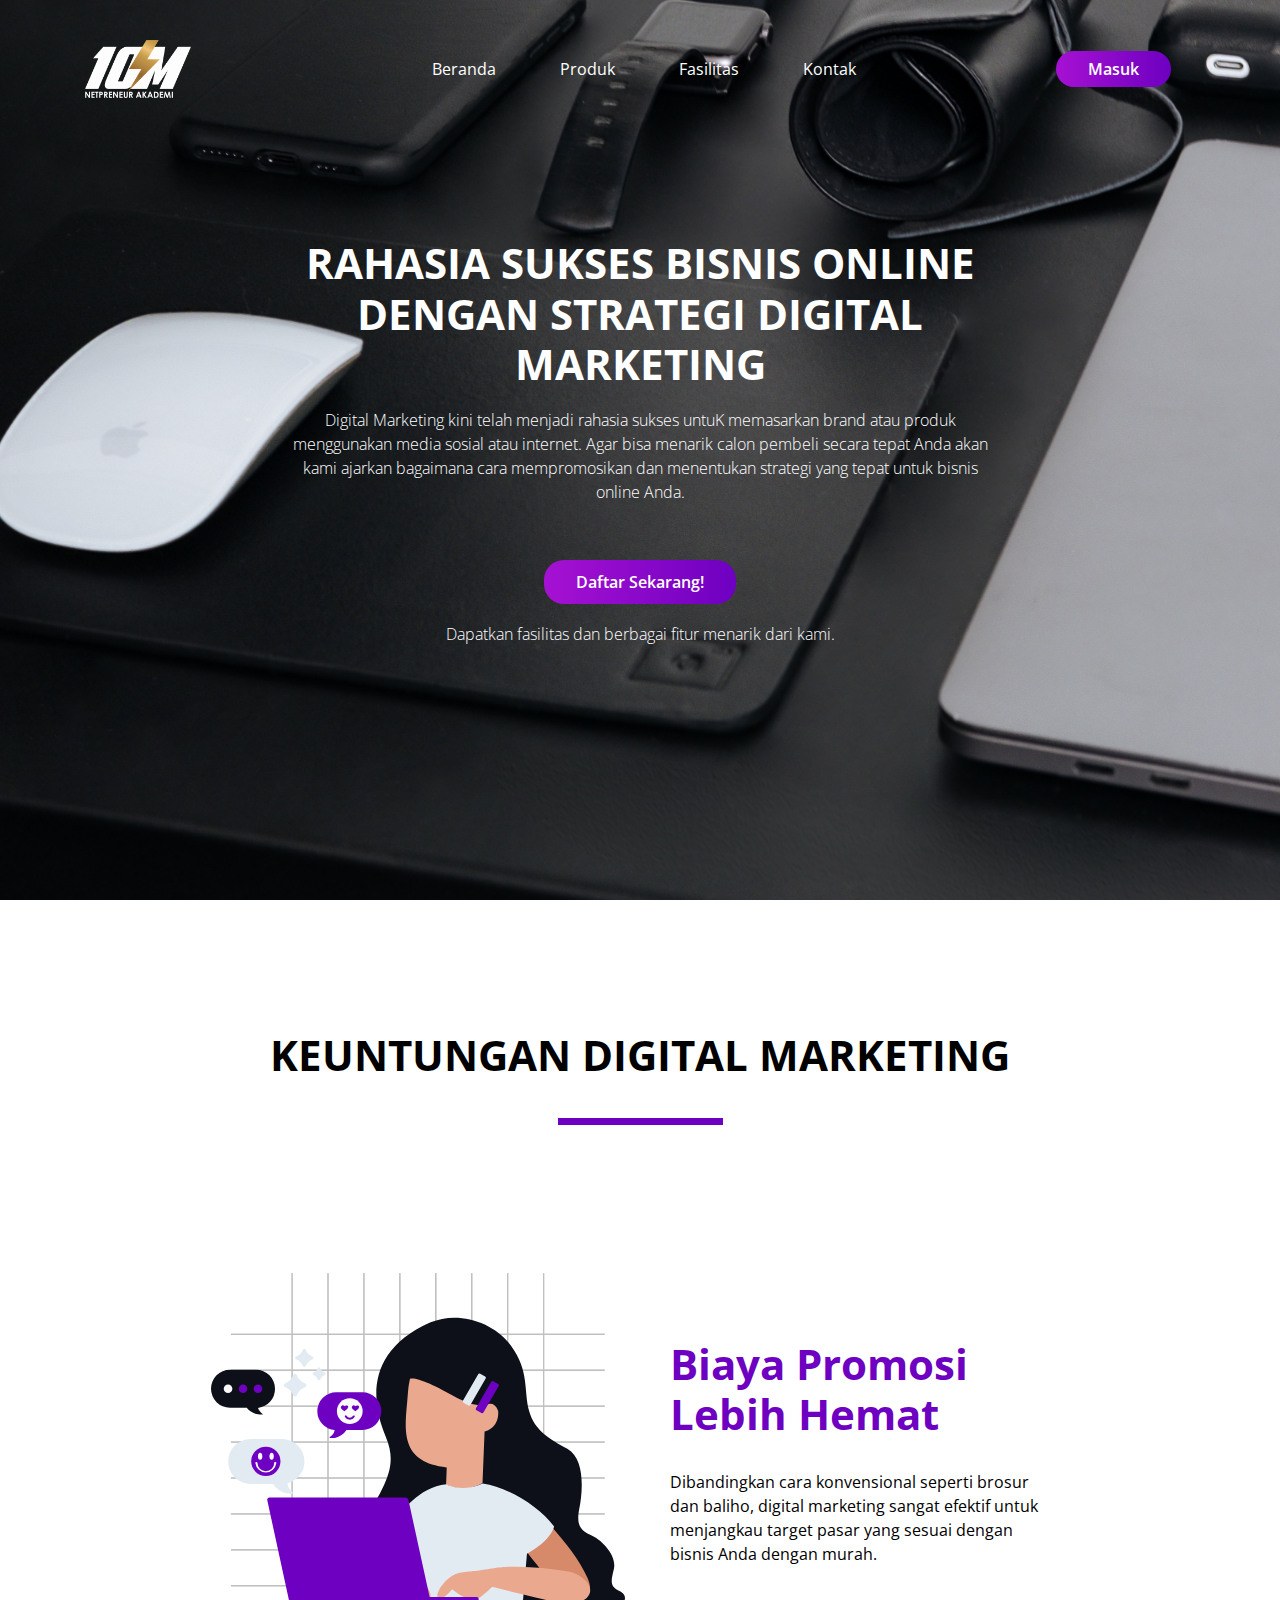
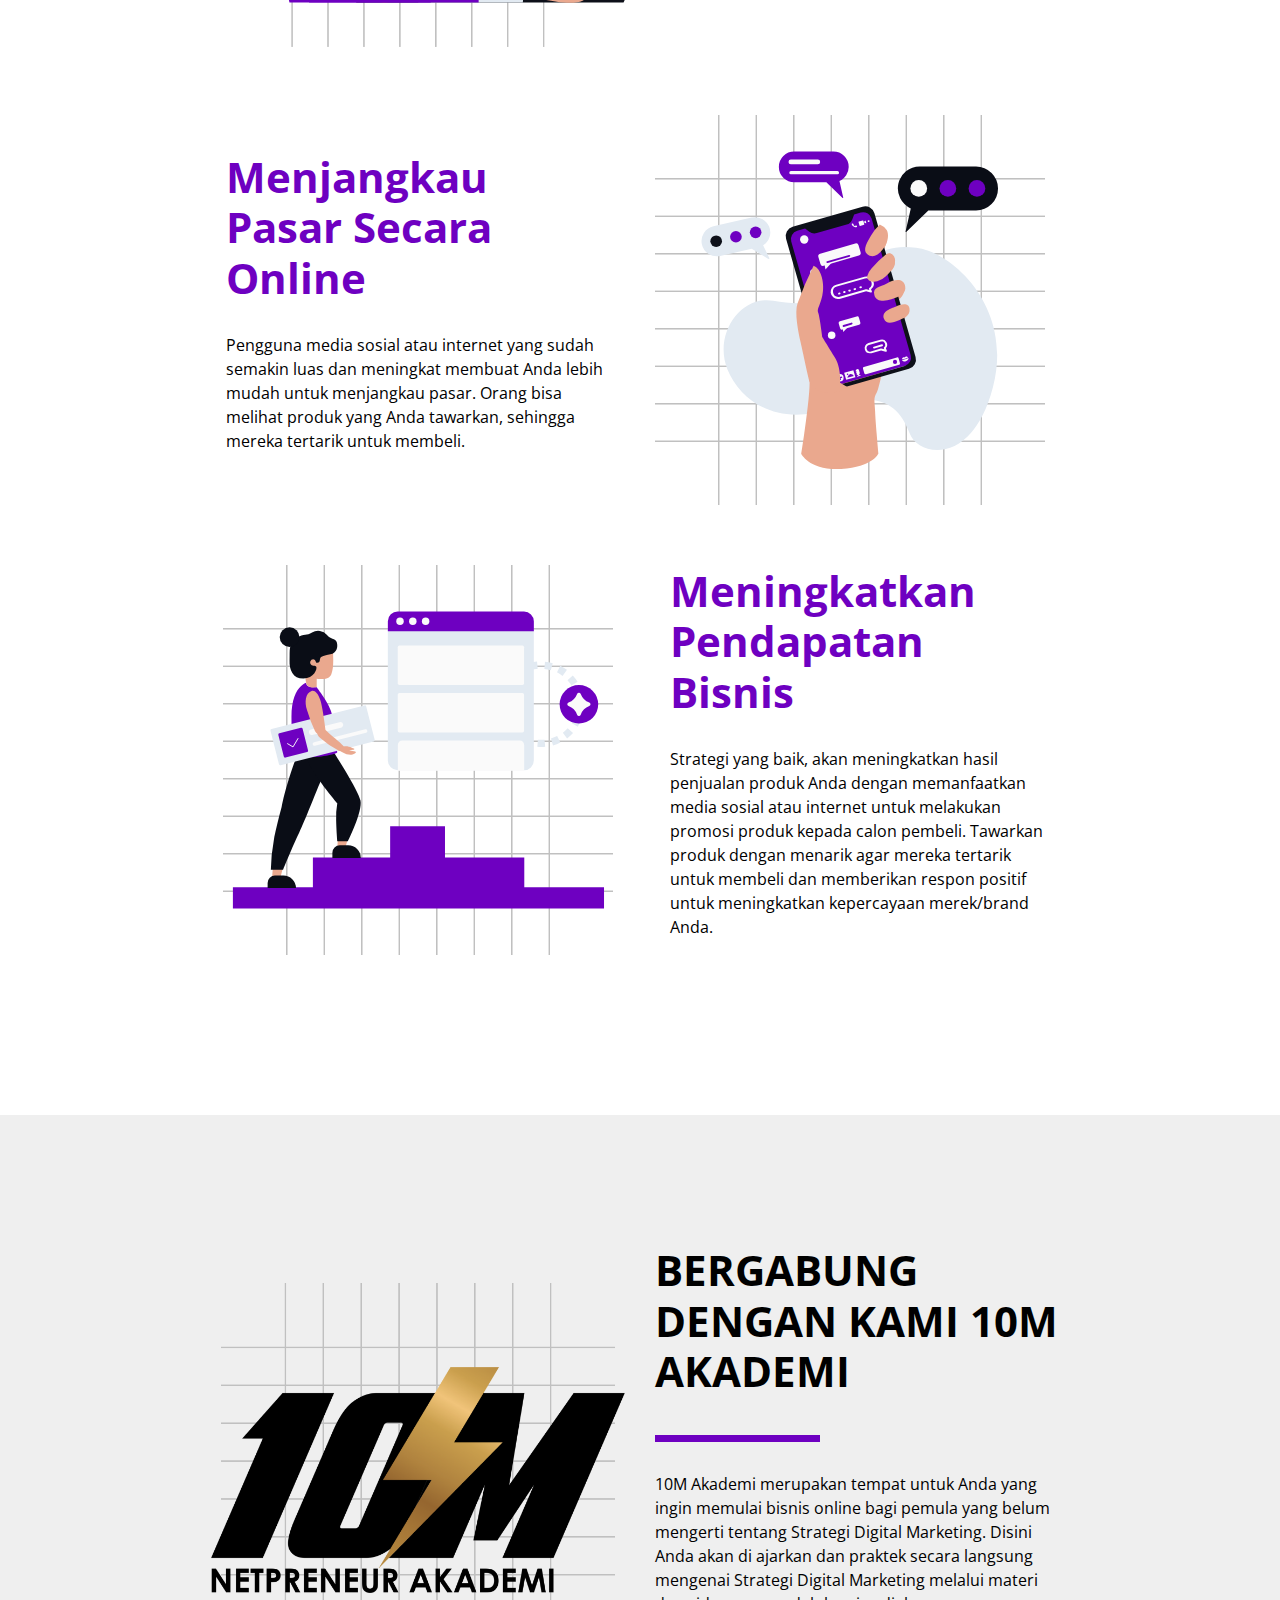
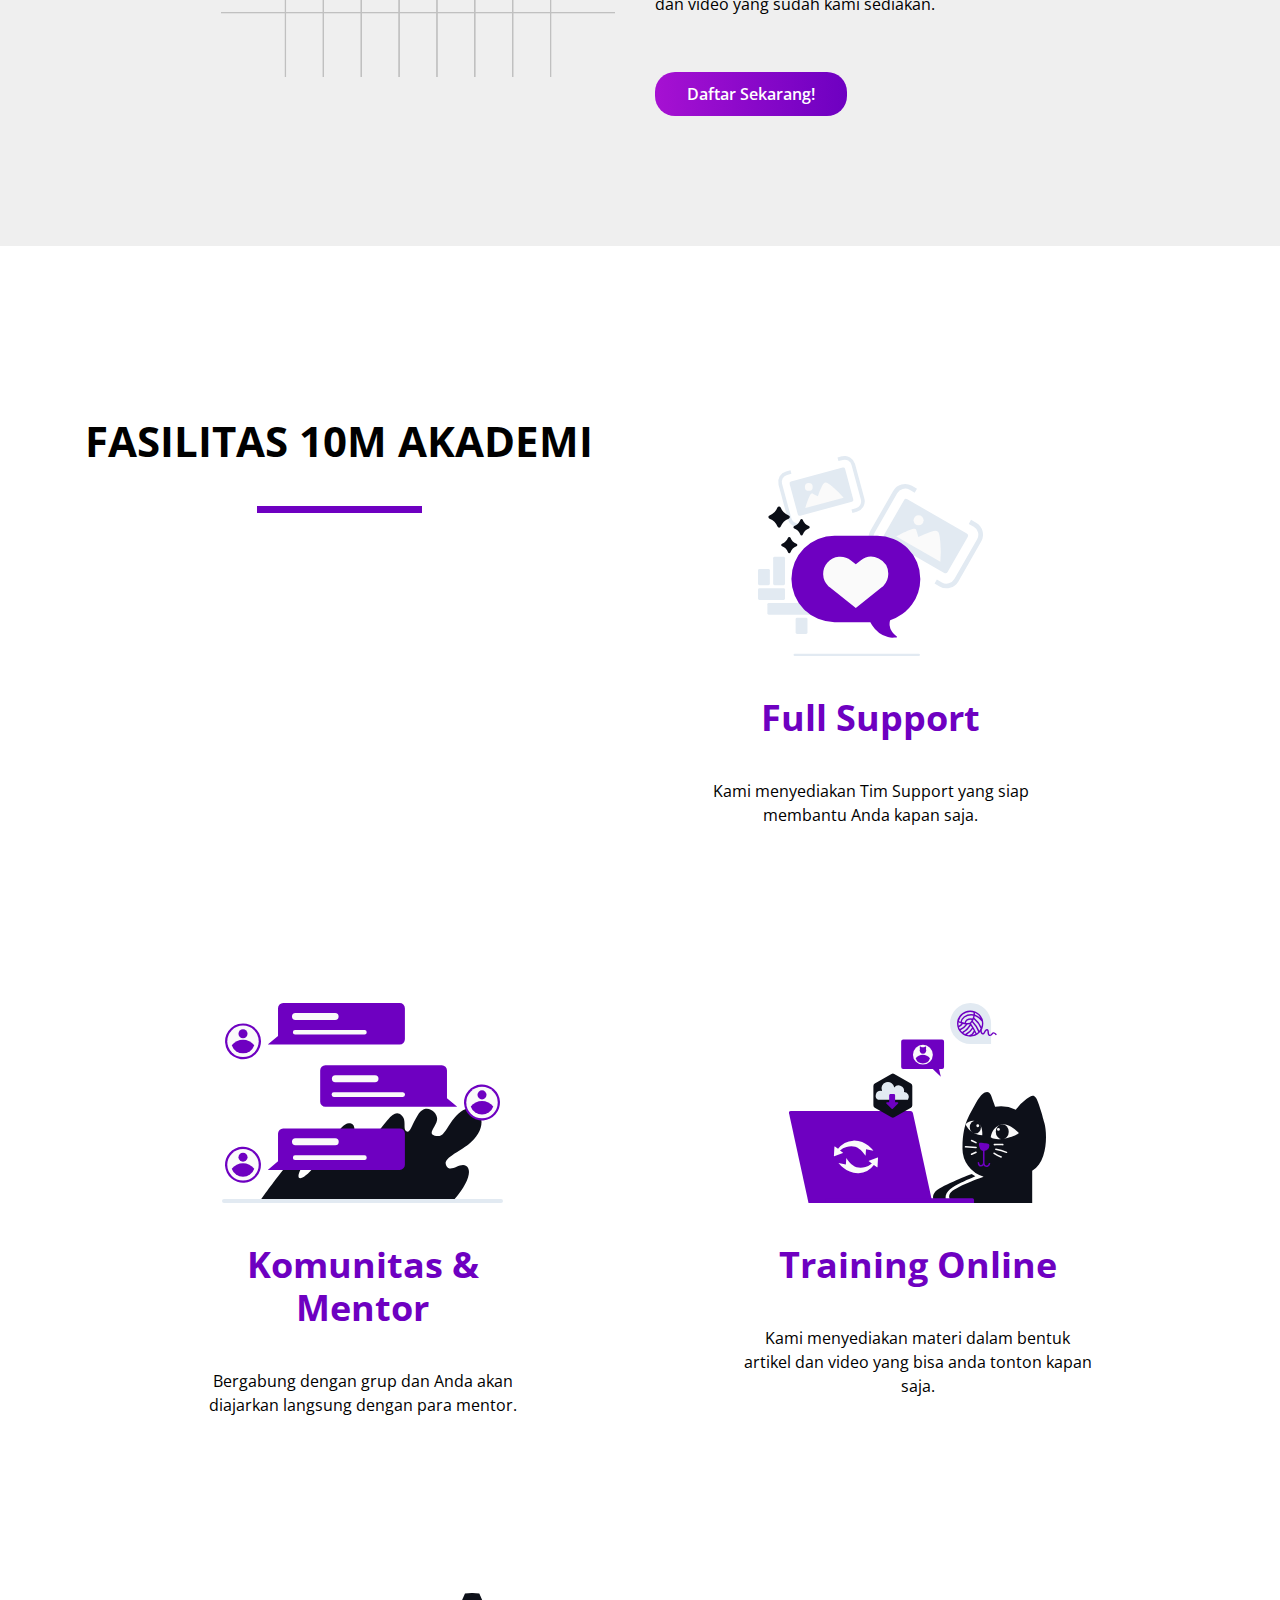
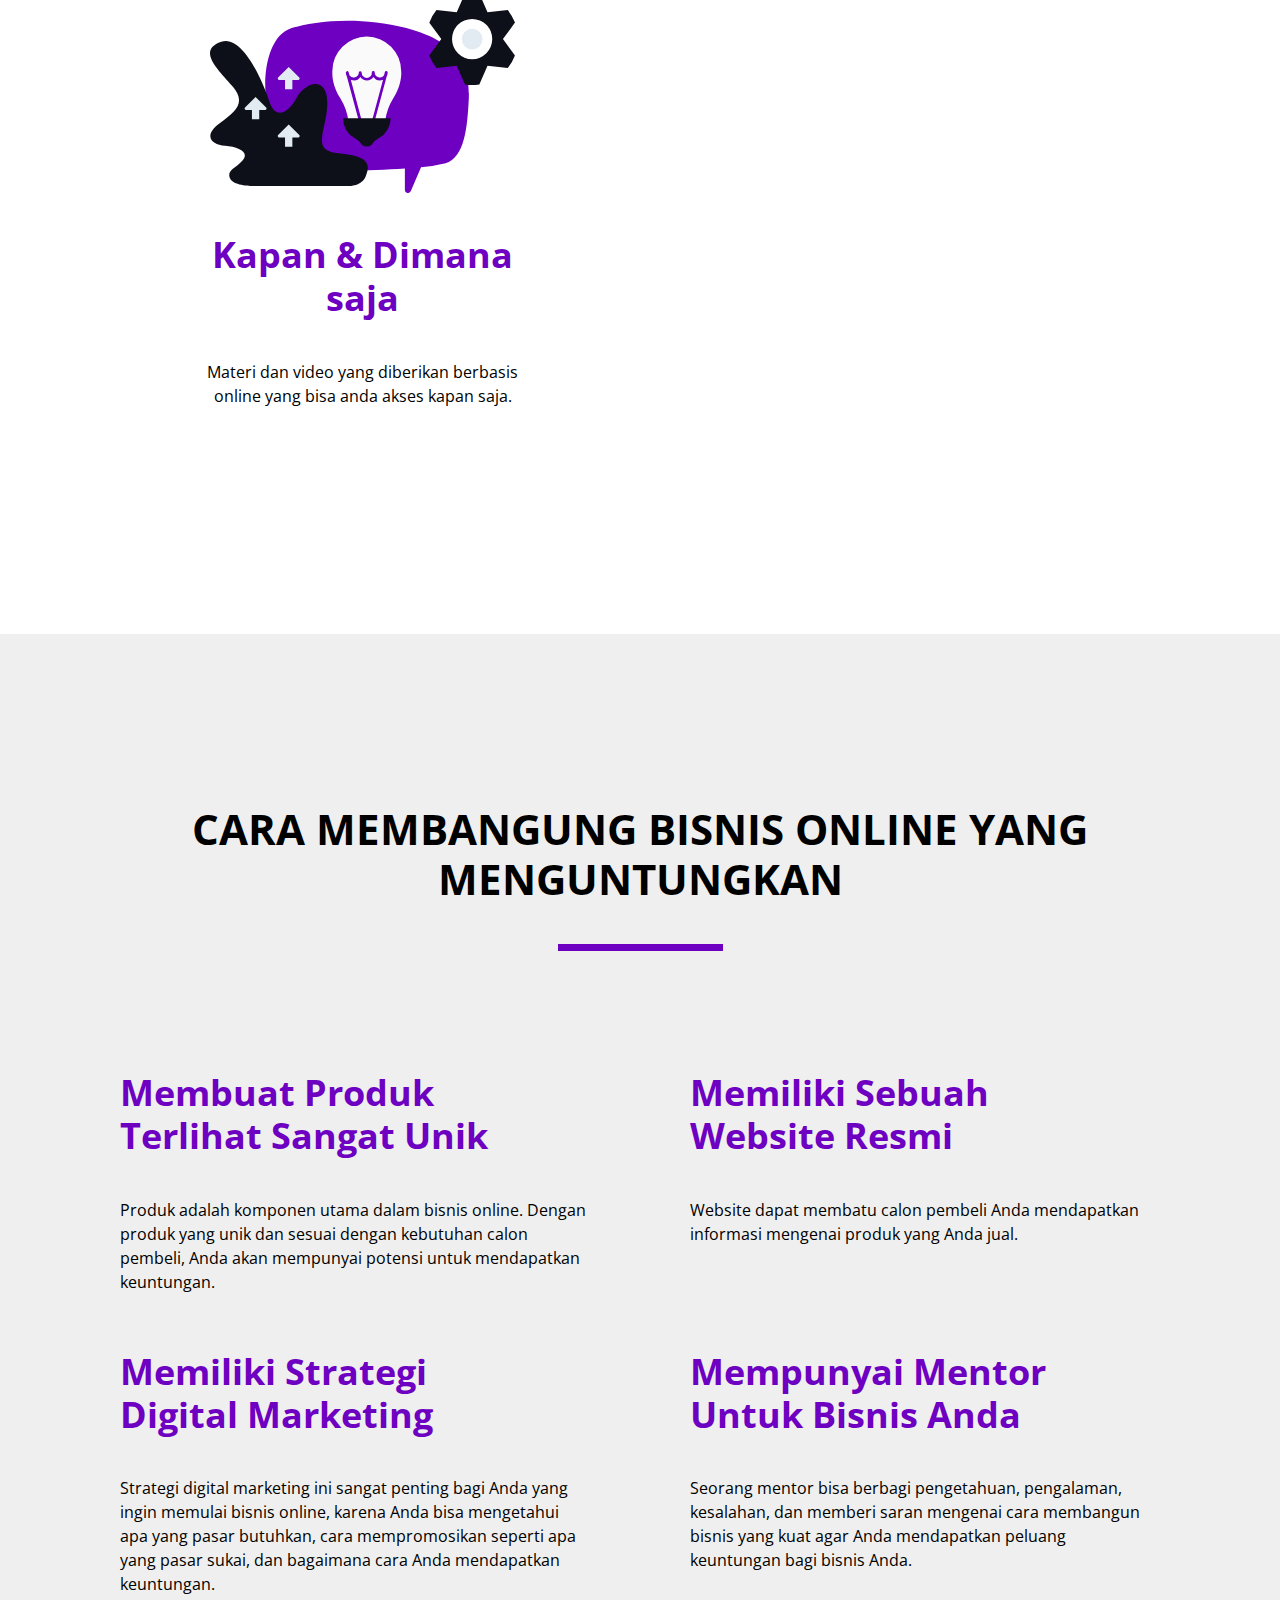
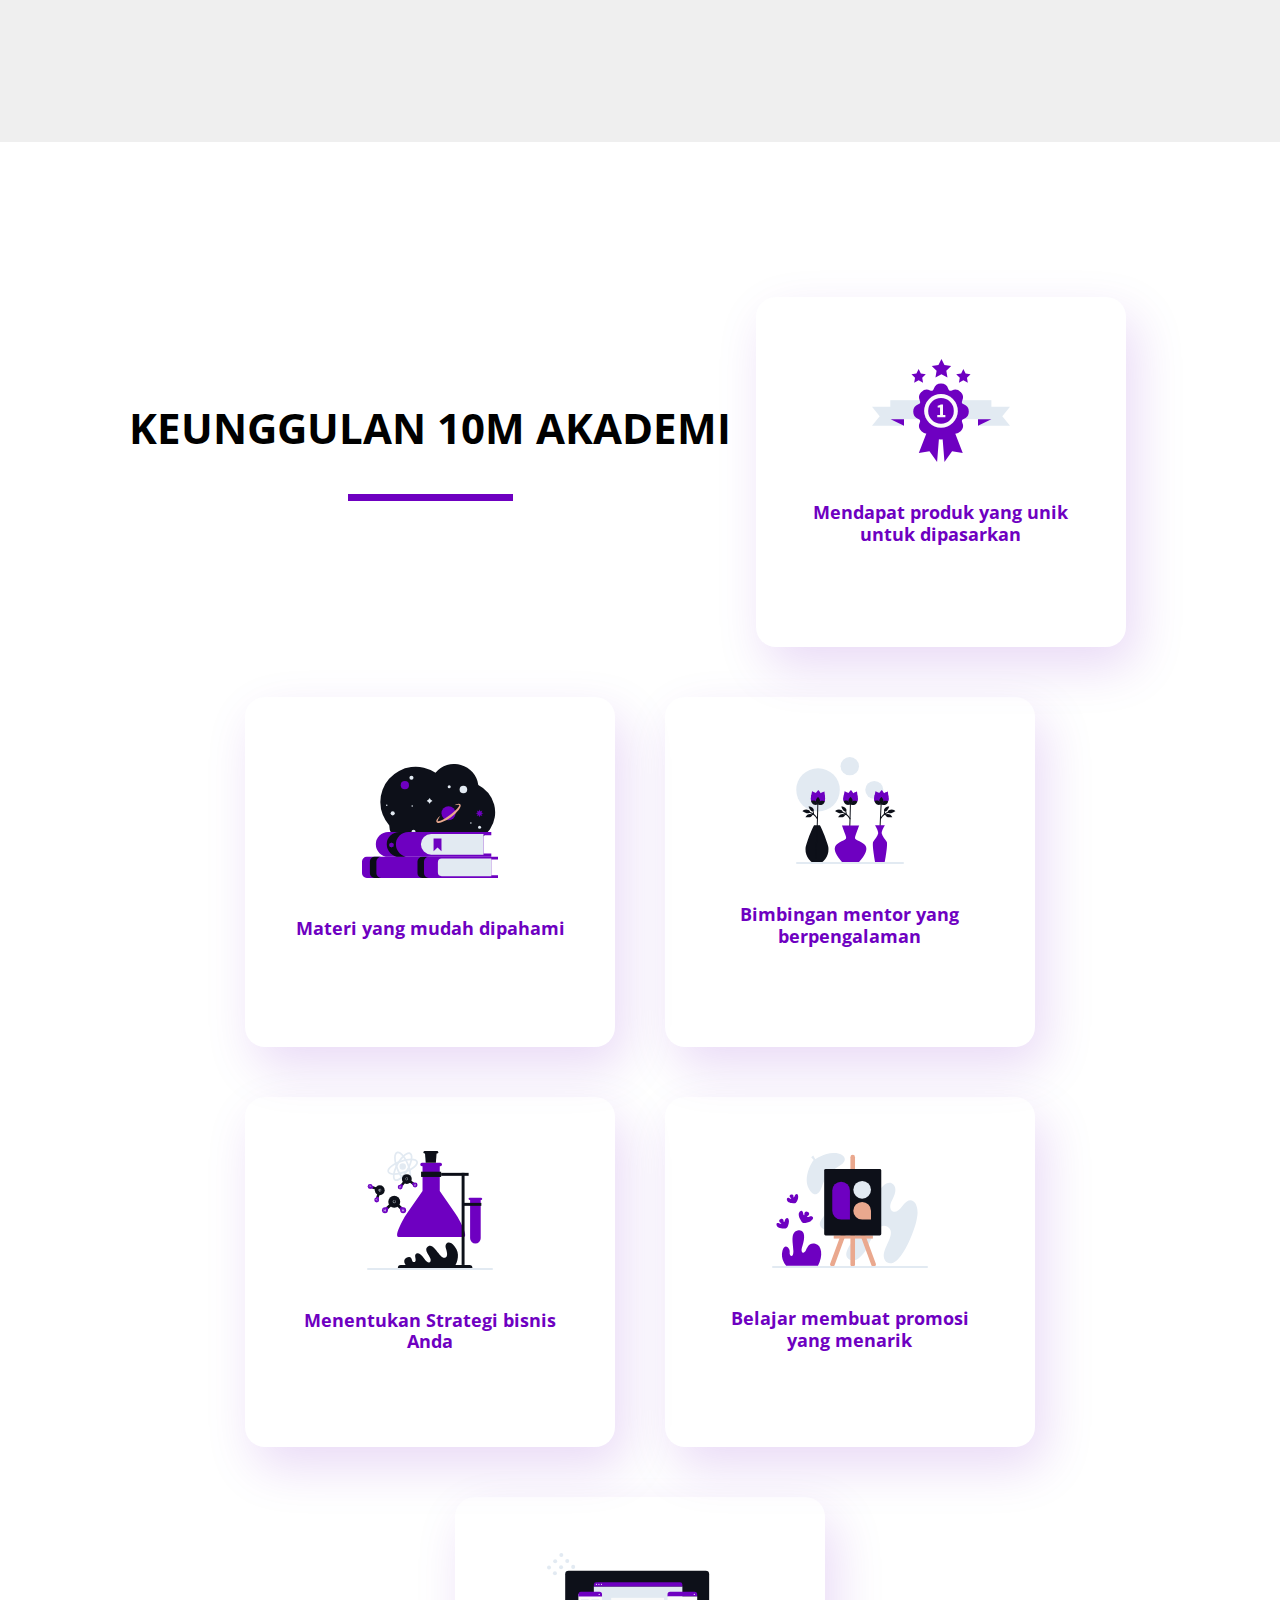
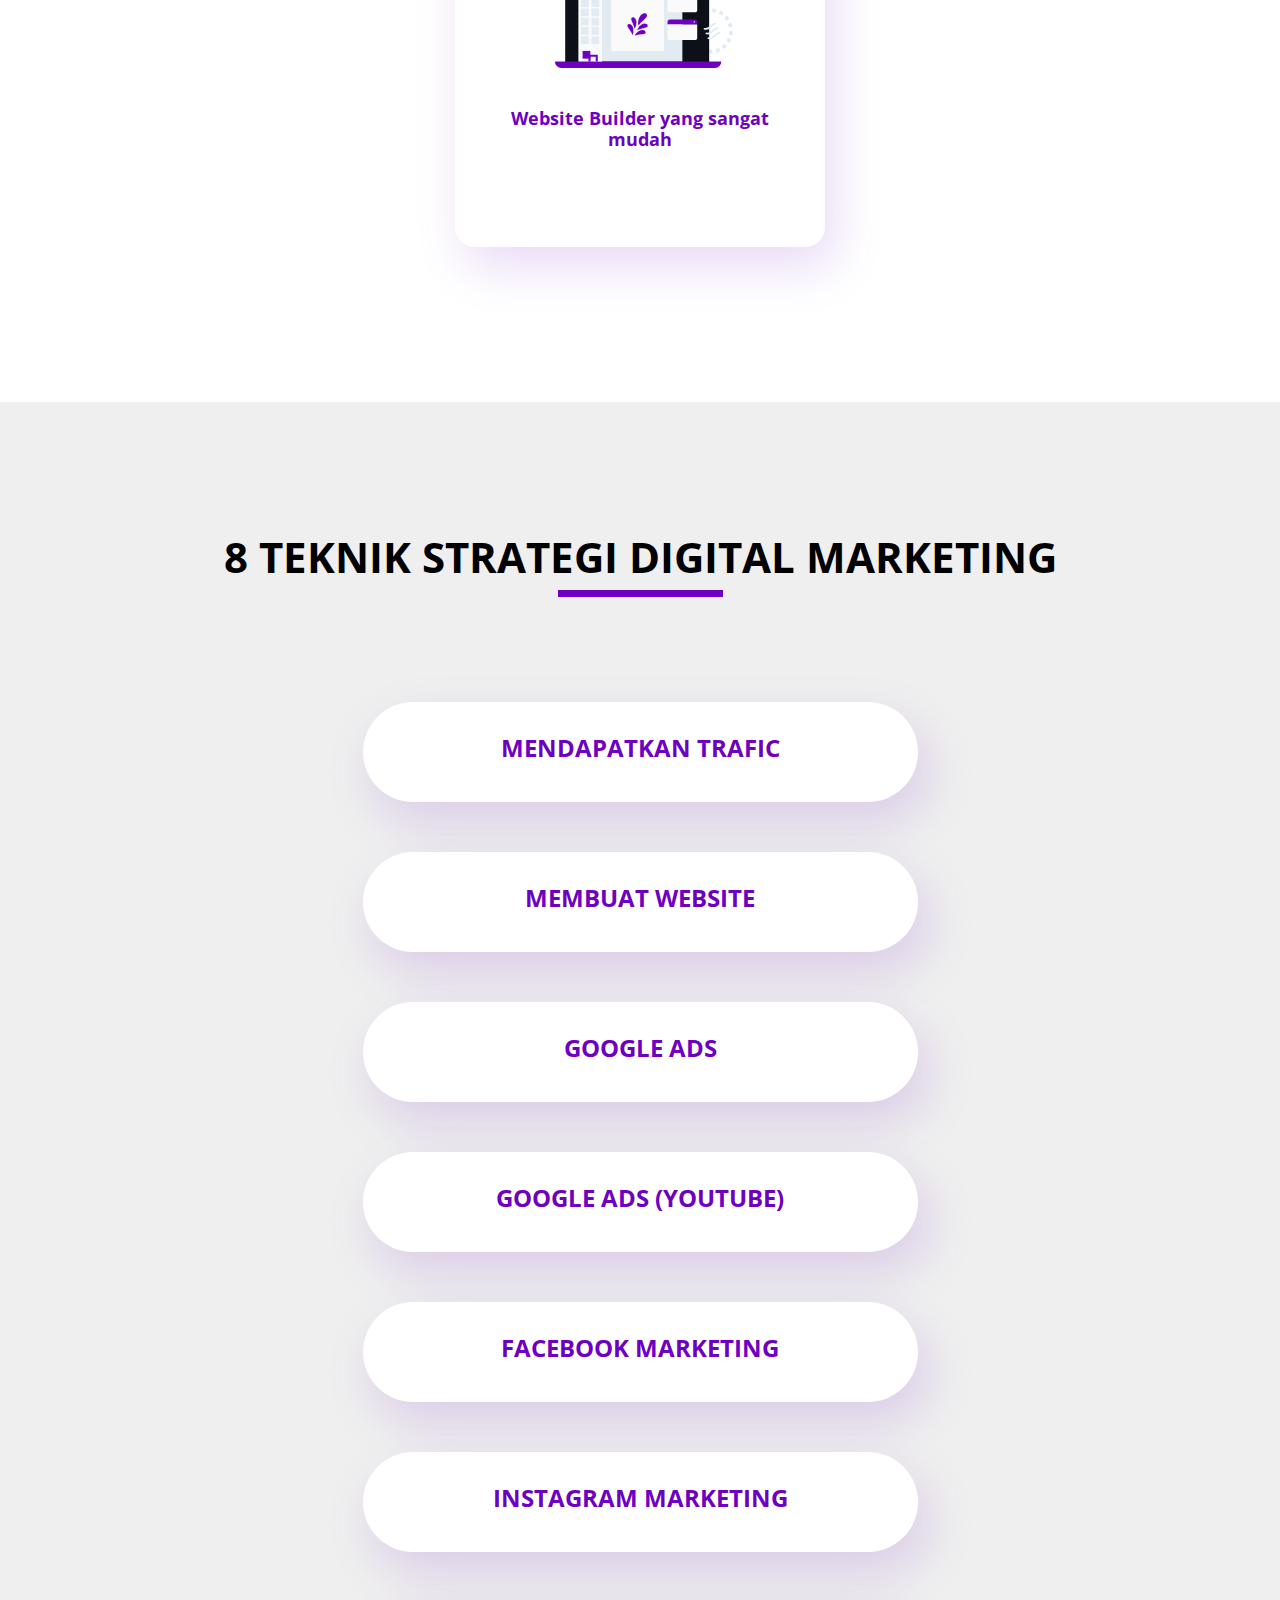
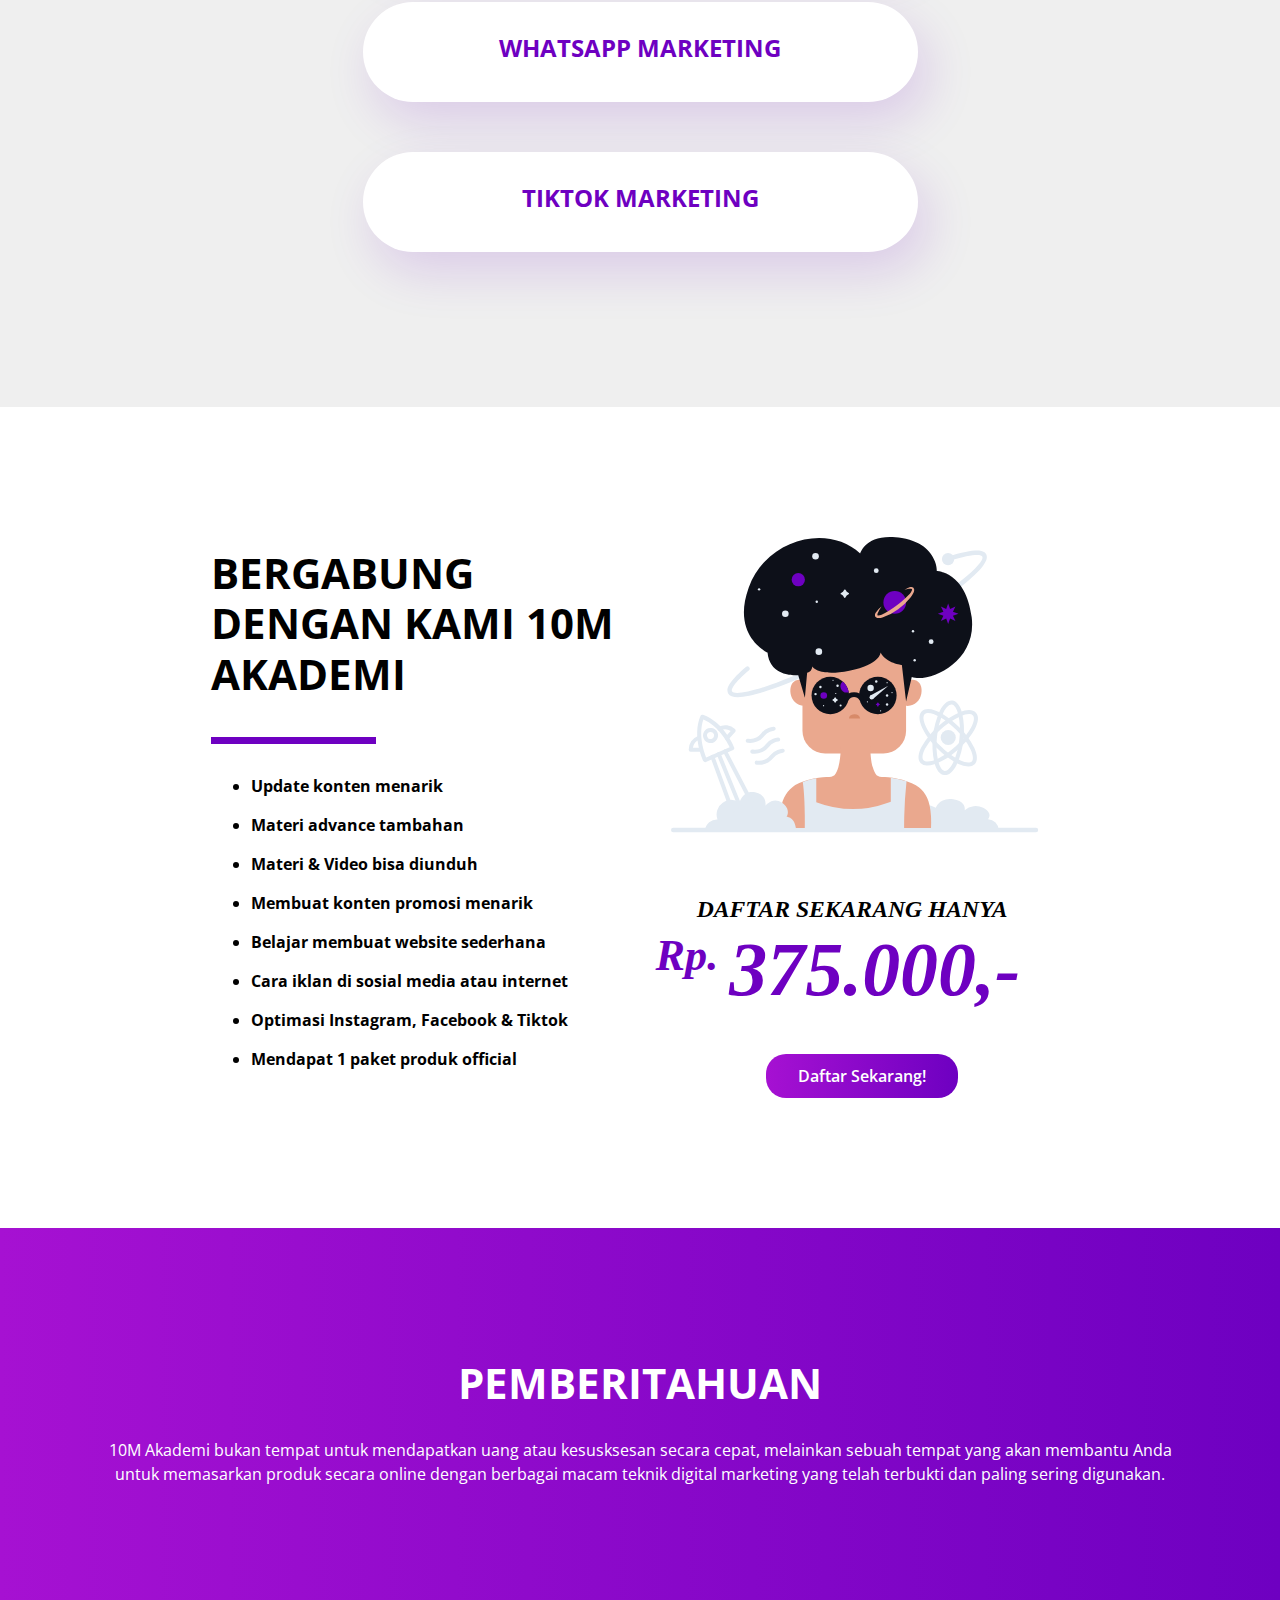
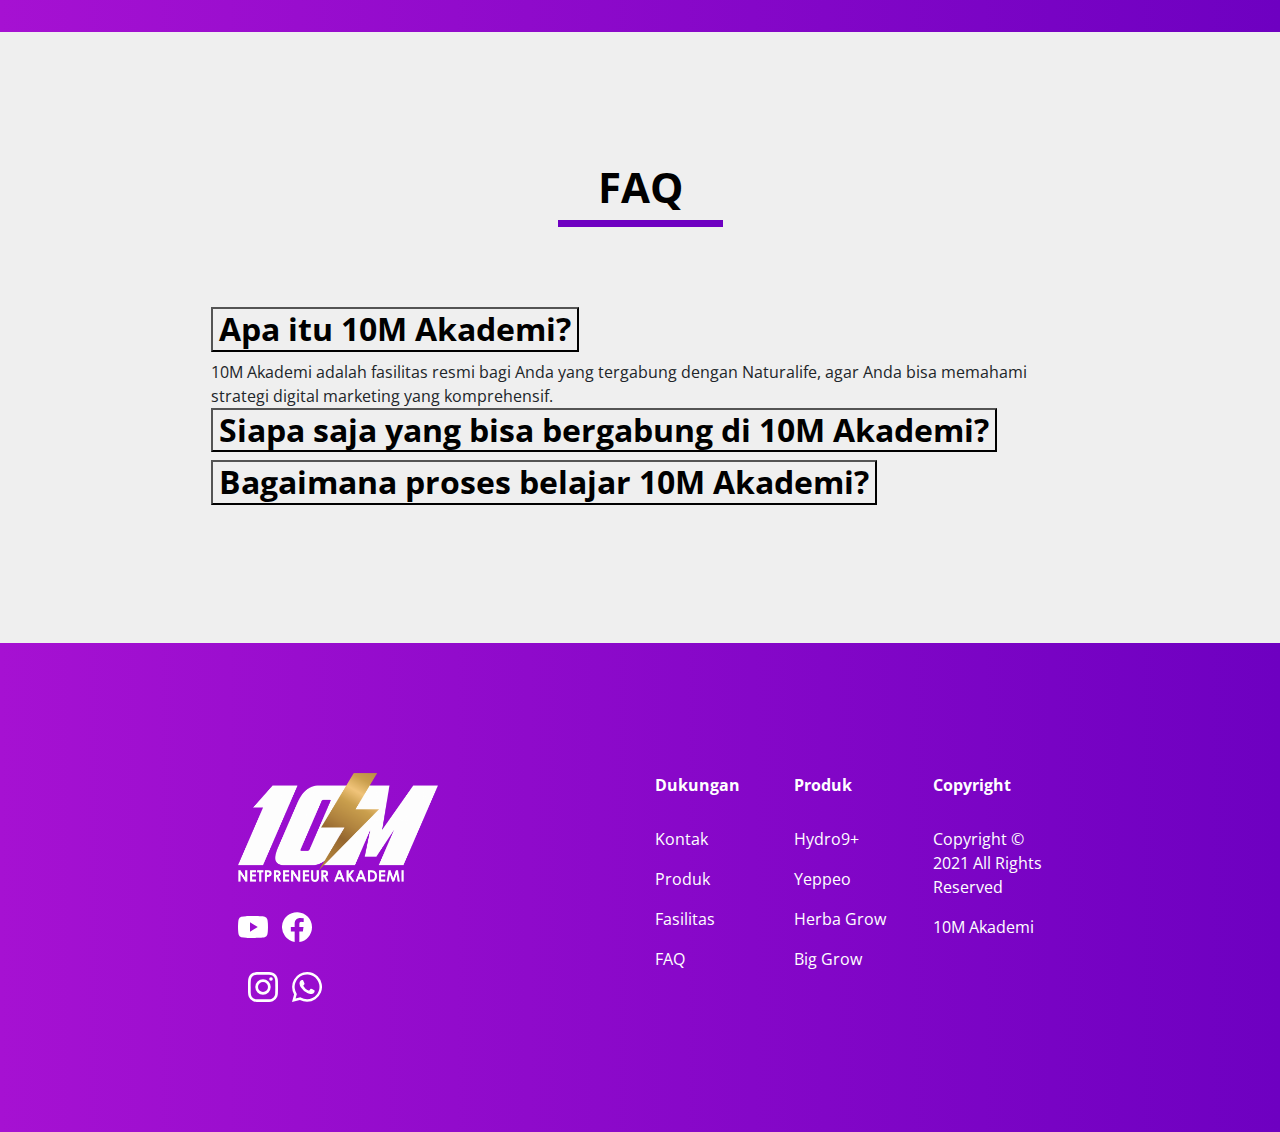
<file: index.html>
<!doctype html>
<html lang="en">
  <head>
    <!-- Required meta tags -->
    <meta charset="utf-8">
    <meta name="viewport" content="width=device-width, initial-scale=1">

    <link href="https://fonts.googleapis.com/css2?family=Open+Sans:ital,wght@0,300;0,400;0,600;0,700;0,800;1,300;1,400;1,600;1,700;1,800&display=swap" rel="stylesheet">
    <link rel="stylesheet" href="css/main.css">
    <link rel="preconnect" href="https://fonts.gstatic.com">
    <link rel="stylesheet" href="css/owl.carousel.min.css">
    <link rel="stylesheet" href="css/bootstrap.min.css">
    <link rel="stylesheet" href="css/navbar.css">
    <link rel="shortcut icon" href="favicon.ico">
    

    
    <!-- Bootstrap CSS -->
    <link href="https://cdn.jsdelivr.net/npm/bootstrap@5.0.1/dist/css/bootstrap.min.css" rel="stylesheet" integrity="sha384-+0n0xVW2eSR5OomGNYDnhzAbDsOXxcvSN1TPprVMTNDbiYZCxYbOOl7+AMvyTG2x" crossorigin="anonymous">
    

    <title>10M Akademi</title>
  </head>
  <body>

    <header role="banner">
        <nav class="navbar navbar-expand-md navbar-dark bg-dark">
          <div class="container">
            <a class="navbar-brand" href="index.html">
                <img src="img/logo-putih.svg" alt="Logo">
            </a>
            <button class="navbar-toggler" type="button" data-toggle="collapse" data-target="#navbarsExample05" aria-controls="navbarsExample05" aria-expanded="false" aria-label="Toggle navigation">
              <span class="navbar-toggler-icon"></span>
            </button>
  
            <div class="collapse navbar-collapse" id="navbarsExample05">
              <ul class="navbar-nav ml-auto pl-lg-5 pl-0">
                <li class="nav-item">
                  <a class="nav-link" href="#">Beranda</a>
                </li>
                <li class="nav-item">
                  <a class="nav-link" href="#">Produk</a>
                </li>
                </li>
                <li class="nav-item">
                  <a class="nav-link" href="#">Fasilitas</a>
                </li>
                <li class="nav-item">
                  <a class="nav-link" href="#">Kontak</a>
                </li>
              </ul>
  
              <ul class="navbar-nav ml-auto">
                <li class="nav-item cta-btn">
                  <a class="nav-link" href="pages/login.html">Masuk</a>
                </li>
              </ul>
              
            </div>
          </div>
        </nav>
      </header>

    <div class="hero-container">
        <div class="hero-section">
             <h1>RAHASIA SUKSES BISNIS ONLINE DENGAN STRATEGI DIGITAL MARKETING</h1>
             <p>Digital Marketing kini telah menjadi rahasia sukses untuK memasarkan brand atau produk menggunakan media sosial atau internet. Agar bisa menarik calon pembeli secara tepat Anda akan kami ajarkan bagaimana cara mempromosikan dan menentukan strategi yang tepat untuk bisnis online Anda.</p>

             <button><a href="pages/register.html">Daftar Sekarang!</a></button>

             <div class="text-button">
             <p>Dapatkan fasilitas dan berbagai fitur menarik dari kami.</p>
            </div>
        </div>
    </div>


    <div class="container" id="keuntungan-container">

        <div class="row" id="keuntungan">

            <div id="judul">
                <h1>KEUNTUNGAN DIGITAL MARKETING</h1>
                <img src="img/strip.png" alt="Strip" style="width: 165px; height: 7px;">
            </div>
            
            <div class="col-xxl-6 col-xl-6 col-lg-12 col-md-12" id="img-keuntungan">
                <img src="img/icon/hemat.svg" class="img-fluid" alt="Keuntungan">
            </div>
            <div class="col-xxl-6 col-xl-6 col-lg-12 col-md-12" id="text-keuntungan">
                <h1>Biaya Promosi <br> Lebih Hemat</h1>
                <p>Dibandingkan cara konvensional seperti brosur dan baliho, digital marketing sangat efektif untuk menjangkau target pasar yang sesuai dengan bisnis Anda dengan murah.</p>
            </div>
            
            <div class="desktop col-xxl-6 col-xl-6 col-lg-12 col-md-12" id="text-keuntungan">
                <h1>Menjangkau Pasar Secara Online</h1>
                <p>Pengguna media sosial atau internet yang sudah semakin luas dan meningkat membuat Anda lebih mudah untuk menjangkau pasar. Orang bisa melihat produk yang Anda tawarkan, sehingga mereka tertarik untuk membeli.</p>
            </div>
            <div class="desktop col-xxl-6 col-xl-6 col-lg-12 col-md-12">
                <img src="img/icon/online.svg" class="img-fluid" alt="Keuntungan">
            </div>
            

                    <div class="mobile col-xxl-6 col-xl-6 col-lg-12 col-md-12" id="img-mobile-keuntungan">
                        <img src="img/icon/online.svg" class="img-fluid" alt="Keuntungan">
                    </div>
                    <div class="mobile col-xxl-6 col-xl-6 col-lg-12 col-md-12" id="text-keuntungan">
                        <h1>Menjangkau Pasar <br> Secara Online</h1>
                        <p>Pengguna media sosial atau internet yang sudah semakin luas dan meningkat membuat Anda lebih mudah untuk menjangkau pasar. Orang bisa melihat produk yang Anda tawarkan, sehingga mereka tertarik untuk membeli.</p>
                    </div>

            <div class="col-xxl-6 col-xl-6 col-lg-12 col-md-12" id="img-keuntungan">
                <img src="img/icon/meningkat.svg" class="img-fluid" alt="Keuntungan">
            </div>
            <div class="col-xxl-6 col-xl-6 col-lg-12 col-md-12" id="text-keuntungan">
                <h1>Meningkatkan <br> Pendapatan Bisnis</h1>
                <p>Strategi yang baik, akan meningkatkan hasil penjualan produk Anda dengan memanfaatkan media sosial atau internet untuk melakukan promosi produk kepada calon pembeli. Tawarkan produk dengan menarik agar mereka tertarik untuk membeli dan memberikan respon positif untuk meningkatkan kepercayaan merek/brand Anda.</p>
            </div>
            

        </div>
    </div>
    
    <div class="container-fluid" id="bergabung-fluid">
        <div class="container" id="bergabung-container">
            <div class="row" id="bergabung">
                <div class="col-xxl-6 col-xl-6 col-lg-12 col-md-12" id="img-bergabung">
                    <img src="img/logo-gabung.png" class="img-fluid" alt="Bergabung">
                </div>
                <div class="col-xxl-6 col-xl-6 col-lg-12 col-md-12" id="text-bergabung">
                    <h1>BERGABUNG DENGAN KAMI 10M AKADEMI</h1>
                    <img src="img/strip.png" alt="Strip" style="width: 165px; height: 7px; margin-top: 30px;">
                    <p>10M Akademi merupakan tempat untuk Anda yang ingin memulai bisnis online bagi pemula yang belum mengerti tentang Strategi Digital Marketing. Disini Anda akan di ajarkan dan praktek secara langsung mengenai Strategi Digital Marketing melalui materi dan video yang sudah kami sediakan.</p>

                    <button><a href="pages/register.html">Daftar Sekarang!</a></button>
                </div>
            </div>
        </div>
    </div>

    <div class="container" id="fasilitas-container">
      <div class="row" id="fasilitas">

        <div id="judul">
          <h1>FASILITAS 10M AKADEMI</h1>
          <img src="img/strip.png" alt="Strip" style="width: 165px; height: 7px;">
        </div>

      <div class="col-xxl-6 col-xl-6 col-lg-12 col-md-12" id="fasilitas-card">
        <img src="img/icon/full-support.svg" class="img-fluid" alt= "fasilitas">
        <h1>Full Support</h1>
        <p>Kami menyediakan Tim Support yang siap membantu Anda kapan saja.</p>
      </div>
      <div class="col-xxl-6 col-xl-6 col-lg-12 col-md-12" id="fasilitas-card">
        <img src="img/icon/komunitas.svg" class="img-fluid" alt= "fasilitas">
        <h1>Komunitas & Mentor</h1>
        <p>Bergabung dengan grup dan Anda akan diajarkan langsung dengan para mentor.</p>
      </div>
      <div class="col-xxl-6 col-xl-6 col-lg-12 col-md-12" id="fasilitas-card">
        <img src="img/icon/training-online.svg" class="img-fluid" alt= "fasilitas">
        <h1>Training Online</h1>
        <p>Kami menyediakan materi dalam bentuk artikel dan video yang bisa anda tonton kapan saja.</p>
      </div>
      <div class="col-xxl-6 col-xl-6 col-lg-12 col-md-12" id="fasilitas-card">
        <img src="img/icon/dimana-saja.svg" class="img-fluid" alt= "fasilitas">
        <h1>Kapan & Dimana saja</h1>
        <p>Materi dan video yang diberikan berbasis online yang bisa anda akses kapan saja.</p>
      </div>
    </div>
  </div>

<div class="container-fluid" id="carabo-fluid">
    <div class="container" id="carabo-container">
      <div class="row" id="carabo">

        <div id="judul">
          <h1>CARA MEMBANGUNG BISNIS ONLINE YANG MENGUNTUNGKAN</h1>
          <img src="img/strip.png" alt="Strip" style="width: 165px; height: 7px;">
        </div>

        <div class="col-xxl-6 col-xl-6 col-lg-12 col-md-12" id="text-carabo">
          <h1>Membuat Produk <br> Terlihat Sangat Unik</h1>
          <p>Produk adalah komponen utama dalam bisnis online. Dengan produk yang unik dan sesuai dengan kebutuhan calon pembeli, Anda akan mempunyai potensi untuk mendapatkan keuntungan.</p>
        </div>

        <div class="col-xxl-6 col-xl-6 col-lg-12 col-md-12" id="text-carabo">
          <h1>Memiliki Sebuah <br> Website Resmi</h1>
          <p>Website dapat membatu calon pembeli Anda mendapatkan informasi mengenai produk yang Anda jual.</p>
        </div>

        <div class="col-xxl-6 col-xl-6 col-lg-12 col-md-12" id="text-carabo">
          <h1>Memiliki Strategi <br> Digital Marketing</h1>
          <p>Strategi digital marketing ini sangat penting bagi Anda yang ingin memulai bisnis online, karena Anda bisa mengetahui apa yang pasar butuhkan, cara mempromosikan seperti apa yang pasar sukai, dan bagaimana cara Anda mendapatkan keuntungan.</p>
        </div>

        <div class="col-xxl-6 col-xl-6 col-lg-12 col-md-12" id="text-carabo">
          <h1>Mempunyai Mentor <br> Untuk Bisnis Anda</h1>
          <p>Seorang mentor bisa berbagi pengetahuan, pengalaman, kesalahan, dan memberi saran mengenai cara membangun bisnis yang kuat agar Anda mendapatkan peluang keuntungan bagi bisnis Anda.</p>
        </div>

      </div>
    </div>
  </div>

  <div class="container" id="keunggulan-container">
    <div class="row" id="keunggulan">

      <div id="judul">
        <h1>KEUNGGULAN 10M AKADEMI</h1>
        <img src="img/strip.png" alt="Strip" style="width: 165px; height: 7px;">
      </div>

      <div class="col-xxl-4 col-xl-4 col-lg-6 col-md-12" id="card-keunggulan">
        <img src="img/icon/1.svg" class="img-fluid" alt="">
        <h1>Mendapat produk yang unik untuk dipasarkan</h1>
      </div>
      <div class="col-xxl-4 col-xl-4 col-lg-6 col-md-12" id="card-keunggulan">
        <img src="img/icon/2.svg" class="img-fluid" alt="">
        <h1>Materi yang mudah dipahami</h1>
      </div>
      <div class="col-xxl-4 col-xl-4 col-lg-6 col-md-12" id="card-keunggulan">
        <img src="img/icon/3.svg" class="img-fluid" alt="">
        <h1>Bimbingan mentor yang berpengalaman</h1>
      </div>
      <div class="col-xxl-4 col-xl-4 col-lg-6 col-md-12" id="card-keunggulan">
        <img src="img/icon/4.svg" class="img-fluid" alt="">
        <h1>Menentukan Strategi bisnis Anda</h1>
      </div>
      <div class="col-xxl-4 col-xl-4 col-lg-6 col-md-12" id="card-keunggulan">
        <img src="img/icon/5.svg" class="img-fluid" alt="">
        <h1>Belajar membuat promosi yang menarik</h1>
      </div>
      <div class="col-xxl-4 col-xl-4 col-lg-6 col-md-12" id="card-keunggulan">
        <img src="img/icon/6.svg" class="img-fluid" alt="">
        <h1>Website Builder yang sangat mudah</h1>
      </div>

    </div>
  </div>

  <div class="container-fluid" id="teknik-fluid">
    <div class="container" id="teknik-container">
      <div class="row" id="teknik">

        <div id="judul">
          <h1>8 TEKNIK STRATEGI DIGITAL MARKETING</h1>
          <img src="img/strip.png" alt="Strip" style="width: 165px; height: 7px;">
        </div>

        <div class="col-xxl-6 col-xl-6 col-lg-6 col-md-12" id="card-teknik">
          <h1>MENDAPATKAN TRAFIC</h1>
        </div>
        <div class="col-xxl-6 col-xl-6 col-lg-6 col-md-12" id="card-teknik">
          <h1>MEMBUAT WEBSITE</h1>
        </div>
        <div class="col-xxl-6 col-xl-6 col-lg-6 col-md-12" id="card-teknik">
          <h1>GOOGLE ADS</h1>
        </div>
        <div class="col-xxl-6 col-xl-6 col-lg-6 col-md-12" id="card-teknik">
          <h1>GOOGLE ADS (YOUTUBE)</h1>
        </div>
        <div class="col-xxl-6 col-xl-6 col-lg-6 col-md-12" id="card-teknik">
          <h1>FACEBOOK MARKETING</h1>
        </div>
        <div class="col-xxl-6 col-xl-6 col-lg-6 col-md-12" id="card-teknik">
          <h1>INSTAGRAM MARKETING</h1>
        </div>
        <div class="col-xxl-6 col-xl-6 col-lg-6 col-md-12" id="card-teknik">
          <h1>WHATSAPP MARKETING</h1>
        </div>
        <div class="col-xxl-6 col-xl-6 col-lg-6 col-md-12" id="card-teknik">
          <h1>TIKTOK MARKETING</h1>
        </div>

      </div>
    </div>
  </div>

  <div class="container" id="daftar-container">
    <div class="row" id="daftar">

      <div class="col-xxl-6 col-xl-6 col-lg-12 col-md-6" id="text-daftar">
        <h1>BERGABUNG DENGAN KAMI 10M AKADEMI</h1>
        <img src="img/strip.png" alt="Strip" style="width: 165px; height: 7px; margin-top: 30px;">
        <ul>
          <li> Update konten menarik</li>
          <li>Materi advance tambahan</li>
          <li>Materi & Video bisa diunduh</li>
          <li>Membuat konten promosi menarik</li>
          <li>Belajar membuat website sederhana</li>
          <li>Cara iklan di sosial media atau internet</li>
          <li>Optimasi Instagram, Facebook & Tiktok</li>
          <li>Mendapat 1 paket produk official</li>
        </ul>
        
      </div>

      <div class="col-xxl-6 col-xl-6 col-lg-12 col-md-6" id="img-daftar">
        <img src="img/daftar.svg" class="img-fluid" alt="Daftar">
        <button><a href="pages/register.html">Daftar Sekarang!</a></button>

      </div>
    </div>
  </div>


  <div class="container-fluid" id="pemberitahuan-fluid">
    <div class="container" id="pemberitahuan-container">
      <div class="row" id="pemberitahuan">
        <div class="col-xxl-12 col-xl-12 col-lg-12 col-md-12">
            <h1>PEMBERITAHUAN</h1>
            <P>10M Akademi bukan tempat untuk mendapatkan uang atau kesusksesan secara cepat, melainkan sebuah tempat yang akan membantu Anda untuk memasarkan produk secara online dengan berbagai macam teknik digital marketing yang telah terbukti dan paling sering digunakan.</P>
        </div>
      </div>
    </div>
  </div>

  <div class="container-fluid" id="faq-fluid">
    <div class="container" id="faq-container">
      <div class="row" id="faq">

        <div id="judul">
          <h1>FAQ</h1>
          <img src="img/strip.png" alt="Strip" style="width: 165px; height: 7px;">
        </div>

        <div class="col-xxl-12 col-xl-12 col-lg-12 col-md-12" id="text-faq">
          <div class="accordion" id="accordionExample">
            <div class="accordion-item">
              <h2 class="accordion-header" id="headingOne">
                <button class="accordion-button" type="button" data-bs-toggle="collapse" data-bs-target="#collapseOne" aria-expanded="true" aria-controls="collapseOne">
                  <strong> Apa itu 10M Akademi?</strong>
                </button>
              </h2>
              <div id="collapseOne" class="accordion-collapse collapse show" aria-labelledby="headingOne" data-bs-parent="#accordionExample">
                <div class="accordion-body">
                  10M Akademi adalah fasilitas resmi bagi Anda yang tergabung dengan Naturalife, agar Anda bisa memahami strategi digital marketing yang komprehensif.
                </div>
              </div>
            </div>
            <div class="accordion-item">
              <h2 class="accordion-header" id="headingTwo">
                <button class="accordion-button collapsed" type="button" data-bs-toggle="collapse" data-bs-target="#collapseTwo" aria-expanded="false" aria-controls="collapseTwo">
                  <strong> Siapa saja yang bisa bergabung di 10M Akademi?</strong>
                </button>
              </h2>
              <div id="collapseTwo" class="accordion-collapse collapse" aria-labelledby="headingTwo" data-bs-parent="#accordionExample">
                <div class="accordion-body">
                  10M Akademi ditujukan untuk semua kalangan yang ingin belajar digital marketing untuk membangun dan meningkatkan penjualan produk secara online.
                </div>
              </div>
            </div>
            <div class="accordion-item">
              <h2 class="accordion-header" id="headingThree">
                <button class="accordion-button collapsed" type="button" data-bs-toggle="collapse" data-bs-target="#collapseThree" aria-expanded="false" aria-controls="collapseThree">
                 <strong>Bagaimana proses belajar 10M Akademi?</strong>
                </button>
              </h2>
              <div id="collapseThree" class="accordion-collapse collapse" aria-labelledby="headingThree" data-bs-parent="#accordionExample">
                <div class="accordion-body">
                  Kami menyediakan materi dalam bentuk artikel dan juga video untuk Anda pelajari, setelah itu Anda akan mempraktekkan langsung dari strategi yang sudah di ajarkan dari materi, video dan mentor.
                </div>
              </div>
            </div>
          </div>
        </div>
      </div>
    </div>
  </div>
    

  <div class="container-fluid" id="footer-fluid">
    <div class="container" id="footer-container">
      <div class="row" id="footer">
        <div class="col-xxl-2 col-xl-2 col-lg-2 col-md-6" id="img-footer">
            <img src="img/logo-putih.svg" class="img" alt="Logo" width="200px">
            <ul>
              <li><a href="">
                <img src="img/icon/youtube.svg" class="img-fluid" alt="Sosmed" width="30px" style="margin-top: 30px;"></a>
              </li>
              <li><a href="">
                <img src="img/icon/facebook.svg" class="img-fluid" alt="Sosmed" width="30px" style="margin-top: 30px; margin-left: 10px;"></a>
              </li>
              <li><a href="">
                <img src="img/icon/instagram.svg" class="img-fluid" alt="Sosmed" width="30px" style="margin-top: 30px; margin-left: 10px;"></a>
              </li>
              <li><a href="">
                <img src="img/icon/whatsapp.svg" class="img-fluid" alt="Sosmed" width="30px" style="margin-top: 30px; margin-left: 10px;"></a>
              </li>
            </ul>

        </div>
        <div class="col-xxl-2 col-xl-2 col-lg-2 col-md-6">
            
        </div>
        <div class="col-xxl-2 col-xl-2 col-lg-2 col-md-6">
          <p></p>
      </div>
      <div class="col-xxl-2 col-xl-2 col-lg-2 col-md-6">
        <p style="margin-bottom: 30px;"><strong>Dukungan</strong></p>
            <p><a href="">Kontak</a></p>
            <p><a href="">Produk</a></p>
            <p><a href="">Fasilitas</a></p>
            <p><a href="">FAQ</a></p>
    </div>
    <div class="col-xxl-2 col-xl-2 col-lg-2 col-md-6">
      <p style="margin-bottom: 30px;"><strong>Produk</strong></p>
            <p><a href="">Hydro9+</a></p>
            <p><a href="">Yeppeo</a></p>
            <p><a href="">Herba Grow</a></p>
            <p><a href="">Big Grow</a></p>
  </div>
  <div class="col-xxl-2 col-xl-2 col-lg-2 col-md-6">
    <p style="margin-bottom: 30px;"><strong>Copyright</strong></p>
            <p>Copyright © 2021 All Rights Reserved</p>
            <p>10M Akademi</p>
</div>

      </div>
    </div>
  </div>

    <!-- Optional JavaScript; choose one of the two! -->

    <script src="js/jquery-3.3.1.min.js"></script>
    <script src="js/popper.min.js"></script>
    <script src="js/bootstrap.min.js"></script>
    <script src="js/jquery.sticky.js"></script>
    <script src="js/main.js"></script>

    <!-- Option 1: Bootstrap Bundle with Popper -->
    <script src="https://cdn.jsdelivr.net/npm/bootstrap@5.0.1/dist/js/bootstrap.bundle.min.js" integrity="sha384-gtEjrD/SeCtmISkJkNUaaKMoLD0//ElJ19smozuHV6z3Iehds+3Ulb9Bn9Plx0x4" crossorigin="anonymous"></script>

    <!-- Option 2: Separate Popper and Bootstrap JS -->
    <!--
    <script src="https://cdn.jsdelivr.net/npm/@popperjs/core@2.9.2/dist/umd/popper.min.js" integrity="sha384-IQsoLXl5PILFhosVNubq5LC7Qb9DXgDA9i+tQ8Zj3iwWAwPtgFTxbJ8NT4GN1R8p" crossorigin="anonymous"></script>
    <script src="https://cdn.jsdelivr.net/npm/bootstrap@5.0.1/dist/js/bootstrap.min.js" integrity="sha384-Atwg2Pkwv9vp0ygtn1JAojH0nYbwNJLPhwyoVbhoPwBhjQPR5VtM2+xf0Uwh9KtT" crossorigin="anonymous"></script>
    -->
  </body>
</html>
</file>
<file: css/main.css>
body {
    font-family: 'Open Sans', sans-serif;
    margin: 0;
    padding: 0;
}

.hero-container {
    height: 100vh;
    background-image: url(../img/hero-img.jpg);
    background-position: center;
    background-size: cover;

    display: flex;
    justify-content: center;
    align-items: center;
}

.hero-section {
    width: 80vh;
    text-align: center;
}

.hero-section h1 {
    font-family: Open Sans;
    font-size: 42px;
    font-weight: 700;
    color: white;
}

.hero-section p {
    margin-top: 18px;
    font-family: Open Sans;
    font-size: 16px;
    font-weight: 300;
    color: white;
}

    .hero-section button {
        margin-top: 40px;
        border: none;
        background: linear-gradient(to right, #a611d2, #6e00c1 );
        border-radius: 20px;
        padding: 10px 32px;
    }

    .hero-section a {
        text-decoration: none;
        margin-top: 18px;
        font-family: Open Sans;
        font-size: 16px;
        font-weight: 600;
        color: white;
    }

    .hero-section button:hover {
        background: white;
        transition: 0.3s;
    }

    .hero-section a:hover {
        color: #6e00c1;
        transition: 0.3s;
    }

#keuntungan-container {
    display: flex;
    justify-content: center;
}

#keuntungan {
    width: 80%;
    margin: 130px 0px;
    display: flex;
    justify-content: center;
    align-items: center;
}

#img-keuntungan {
    display: flex;
    justify-content: center;
}

#keuntungan img {
    height: 390px;
    margin: 30px 0px;
}

#keuntungan h1 {
    font-family: Open Sans;
    font-size: 42px;
    font-weight: 700;
    color: #6e00c1;
}

#keuntungan p {
    margin-top :30px;
    font-family: Open Sans;
    font-size: 16px;
    font-weight: 400;
    color: black;
}

#text-keuntungan {
    padding: 0px 30px;
}

.mobile {
    display: none;
}  

#bergabung-container {
    display: flex;
    justify-content: center;
}

#bergabung-fluid {
    background-color: #EFEFEF;
}

#bergabung {
    width: 80%;
    margin: 130px 0px;
    display: flex;
    justify-content: center;
    align-items: center;
}

#bergabung h1 {
    font-family: Open Sans;
    font-size: 42px;
    font-weight: 700;
    color: black;
}

#bergabung p {
    margin-top :30px;
    font-family: Open Sans;
    font-size: 16px;
    font-weight: 400;
    color: black;
}

#img-bergabung {
    display: flex;
    justify-content: center;
}

#img-bergabung img {
    width: 415px;
}

    #bergabung-container button {
        margin-top: 40px;
        border: none;
        background: linear-gradient(to right, #a611d2, #6e00c1 );
        border-radius: 20px;
        padding: 10px 32px;
    }

    #bergabung-container a {
        text-decoration: none;
        margin-top: 18px;
        font-family: Open Sans;
        font-size: 16px;
        font-weight: 600;
        color: white;
    }

    #bergabung-container button:hover {
        background: black;
        transition: 0.3s;
    }

    #bergabung-container a:hover {
        color: white;
        transition: 0.3s;
    }
    
#fasilitas {
    margin: 130px 0px;
}

#fasilitas img {
    height: 200px;
}

#fasilitas h1 {
    margin: 40px 0px;
    font-family: Open Sans;
    font-size:36px;
    font-weight: 700;
    color: #6e00c1;
}

#fasilitas p {
    margin-top :30px;
    font-family: Open Sans;
    font-size: 16px;
    font-weight: 400;
    color: black;
}

#fasilitas-card {
    margin: 80px 0px;
    padding: 0px 100px;
    text-align: center;
}

#carabo-fluid {
    background-color: #EFEFEF;
    padding: 130px 0px;
}

#carabo h1 {
    margin: 40px 0px;
    font-family: Open Sans;
    font-size:36px;
    font-weight: 700;
    color: #6e00c1;
}

#carabo p {
    margin-top :30px;
    font-family: Open Sans;
    font-size: 16px;
    font-weight: 400;
    color: black;
}

#keunggulan {
    margin: 130px 0px;

}

#text-carabo {
    padding: 0px 50px;
}

#keunggulan {
    display: flex;
    justify-content: center;
    align-items: center;
}

#card-keunggulan {
    width: 340px;
    height: 350px;
    display: flex;
    flex-direction: column;
    justify-content: center;
    align-items: center;
    text-align: center;
    padding: 25px 50px;
    margin: 25px;
    border-radius: 20px;
    box-shadow: 10px 20px 50px rgba(110, 0, 193, 0.150);
}

#keunggulan h1 {
    margin: 40px 0px;
    font-family: Open Sans;
    font-size:18px;
    font-weight: 700;
    color: #6e00c1;
}

#teknik-fluid {
    background-color: #EFEFEF;
    display: flex;
}

#teknik {
    margin: 130px 0px;
    display: flex;
    justify-content: center;
    align-items: center;
    text-align: center;
}

#teknik h1 {
    font-family: Open Sans;
    font-size: 24px;
    font-weight: 700;
    color: #6e00c1;
}

#card-teknik {
    width: 340px;
    height: 100px;
    display: flex;
    flex-direction: column;
    justify-content: center;
    align-items: center;
    text-align: center;
    padding: 25px 50px;
    margin: 25px;
    background-color: white;
    border-radius: 50px;
    box-shadow: 10px 20px 50px rgba(110, 0, 193, 0.150);
}

#daftar-container {
    display: flex;
    justify-content: center;
}

#daftar {
    width: 80%;
    margin: 130px 0px;
    display: flex;
    justify-content: center;
    align-items: center;
}


#daftar h1 {
    font-family: Open Sans;
    font-size: 42px;
    font-weight: 700;
    color: black;
}

#daftar ul {
    margin-top: 30px;
}

#daftar ul li {
    margin-top : 15px;
    font-family: Open Sans;
    font-size: 16px;
    font-weight: 700;
    color: black;
}

#daftar img {
    width: 418px;
}

#img-daftar {
    display: flex;
    flex-direction: column;
    align-items: center;
}

        #daftar-container button {
            margin-top: 40px;
            border: none;
            background: linear-gradient(to right, #a611d2, #6e00c1 );
            border-radius: 20px;
            padding: 10px 32px;
        }

        #daftar-container a {
            text-decoration: none;
            margin-top: 18px;
            font-family: Open Sans;
            font-size: 16px;
            font-weight: 600;
            color: white;
        }

        #daftar-container button:hover {
            background: black;
            transition: 0.3s;
        }

        #daftar-container a:hover {
            color: white;
            transition: 0.3s;
        }

#pemberitahuan-fluid {
    display: flex;
    justify-content: center;
    align-items: center;
    background: linear-gradient(to right, #a611d2, #6e00c1 );
}

#pemberitahuan-container {
    margin: 130px 0px;
    display: flex;
    justify-content: center;
}

#pemberitahuan h1 {
    font-family: Open Sans;
    font-size: 42px;
    font-weight: 700;
    color: white;
    text-align: center;
}

#pemberitahuan p {
    margin-top : 30px;
    font-family: Open Sans;
    font-size: 16px;
    font-weight: 400;
    color: white;
    text-align: center;
}

#faq-fluid {
    background-color: #EFEFEF;
    display: flex;
}

#faq-container {
    display: flex;
    justify-content: center;
    align-items: center;
}

#faq {
    width: 80%;
    margin: 130px 0px;
    display: flex;
    justify-content: center;
    align-items: center;
}

#footer-fluid {
    display: flex;
    justify-content: center;
    align-items: center;
    background: linear-gradient(to right, #a611d2, #6e00c1 );
}

#footer-container {
    margin: 130px 0px;
    display: flex;
    justify-content: center;
}

#footer h1 {
    font-family: Open Sans;
    font-size: 42px;
    font-weight: 700;
    color: white;
    text-align: center;
}

#footer p {
    font-family: Open Sans;
    font-size: 16px;
    font-weight: 400;
    color: white;
}

#footer a {
    text-decoration: none;
    color: white;
}

#img-footer {
    display: flex;
    flex-direction: column;
}

#img-footer ul {
    list-style: none;
    margin: 0px;
    padding: 0px;
}

#img-footer ul li {
    display: inline-block;
}

                #judul {
                    margin-bottom: 80px;
                    display: flex;
                    flex-direction: column;
                    align-items: center;
                }

                #judul img {
                    justify-content: start;
                }

                #judul h1 {
                    font-family: Open Sans;
                    font-size: 42px;
                    font-weight: 700;
                    color: black;
                    text-align: center;
                }

        @media (max-width:1200px){
            .hero-section {
                padding: 50px;
            }
            
            .hero-section h1 {
                font-size: 32px;
            }
            
            .hero-section p {
                font-size: 14px;
            }

            #judul {
                margin-bottom: 50px;
            }

            #judul h1 {
                font-size: 32px;
            }

            .desktop {
                display: none;
            }

            #img-mobile-keuntungan {
                display: flex;
                justify-content: center;
            }
            .mobile {
                display: block;
            }

            #keuntungan h1 {
                font-size: 32px;
                text-align: center;
            }
            
            #keuntungan p {
                font-size: 12px;
                text-align: center;
                margin-bottom: 120px;
            }

            #text-keuntungan {
                padding: 0px 50px;
            }

            #text-bergabung {
                display: flex;
                justify-content: center;
                flex-direction: column;
                align-items: center;
            }

            #bergabung h1 {
                margin: 30px;
                font-size: 32px;
                text-align: center;
            }
            
            #bergabung p {
                font-size: 12px;
                text-align: center;
            }

            #text-bergabung {
                padding: 0px 50px;
            }

            #bergabung-container button {
                text-align: center;
            }

        }


        @media (max-width:360px) {
            .hero-section {
                padding: 10px;
            }
            
            .hero-section h1 {
                font-size: 24px;
            }
            
            .hero-section p {
                font-size: 14px;
            }

            #judul {
                margin-bottom: 50px;
            }

            #judul h1 {
                font-size: 24px;
            }

            .desktop {
                display: none;
            }

            #img-mobile-keuntungan {
                display: flex;
                justify-content: center;
            }
            .mobile {
                display: block;
            }

            #keuntungan h1 {
                font-size: 24px;
                text-align: center;
            }
            
            #keuntungan p {
                font-size: 14px;
                text-align: center;
                margin-bottom: 120px;
            }

            #text-keuntungan {
                padding: 0px 50px;
            }

            #text-bergabung {
                display: flex;
                justify-content: center;
                flex-direction: column;
                align-items: center;
            }

            #bergabung h1 {
                margin: 30px;
                font-size: 24px;
                text-align: center;
            }
            
            #bergabung p {
                font-size: 14px;
                text-align: center;
            }

            #text-bergabung {
                padding: 0px 50px;
            }

            #bergabung-container button {
                text-align: center;
            }

            #teknik h1 {
                font-size: 18px;
            }

            #card-teknik {
                width: 280px;
                height: 70px;
            }

            #carabo h1 {
                font-size:24px;
            }
            
            #carabo p {
                font-size: 14px;
            }

            #pemberitahuan h1 {
                font-size: 24px;
            }
            
            #pemberitahuan p {
                font-size: 14px;
            }

            #daftar h1 {
                font-size: 24px;
            }

            #keuntungan, #bergabung, #fasilitas, #footer, #daftar {
                margin: 80px 0px;
            }

            #carabo-fluid {
                padding: 80px 0px;
            }

            #fasilitas-card {
                margin: 50px 0px;
                padding: 0px 50px;
            }

            #text-bergabung, #text-keuntungan {
                padding: 0px;
            }

            #keuntungan img {
                margin:0px;
            }

            #keuntungan p {
                margin-bottom: 50px;
            }

            .navbar-brand img {
                height: 40px;
            }

            .hero-section button {
                display: none;
            }

            .text-button p {
                display: none;
            }
        }
</file>
<file: css/navbar.css>
body {
  font-family: Open Sans;
  position: relative; }

  body:before {
    content: "";
    position: absolute;
    top: 0;
    left: 0;
    right: 0;
    bottom: 0;
    background: rgba(0, 0, 0, 0.5);
    -webkit-transition: .3s all ease;
    -o-transition: .3s all ease;
    transition: .3s all ease;
    opacity: 0;
    visibility: hidden;
    z-index: 1; }

  body.offcanvas-menu:before {
    opacity: 1;
    z-index: 1002;
    visibility: visible; }

p {
  color: #b3b3b3;
  font-weight: 300; }

h1, h2, h3, h4, h5, h6,
.h1, .h2, .h3, .h4, .h5, .h6 {
  font-family: Open Sans;
}

a {
  -webkit-transition: .3s all ease;
  -o-transition: .3s all ease;
  transition: .3s all ease; }
  a, a:hover {
    text-decoration: none !important; }

.hero {
  height: 100vh;
  width: 100%;
  background-size: cover;
  background-position: center center;
  background-repeat: no-repeat; }

/* Header */
header {
  position: absolute;
  top: 0;
  left: 0;
  width: 100%;
  z-index: 5;
  padding: 0px 0; }
  @media (min-width: 768px) {
    header {
      padding: 30px 0; } }
  header .navbar-brand {
    text-transform: uppercase;
    letter-spacing: .2em;
    font-weight: 800;
    font-size: 2rem; }
    header .navbar-brand.absolute {
      position: absolute; }
      @media (max-width: 991.98px) {
        header .navbar-brand.absolute {
          position: relative; } }
    header .navbar-brand span {
      color: #fff; }
      @media (min-width: 768px) {
        header .navbar-brand span {
          color: #ced4da; } }
  header .navbar {
    background: black !important;
    padding-top: .5rem;
    padding-bottom: .5rem; }
    @media (min-width: 768px) {
      header .navbar {
        padding-top: 0;
        padding-bottom: 0;
        background: none !important;
        position: relative; } }
    header .navbar .nav-link {
      padding: 1.7rem 1rem;
      outline: none !important;
      font-family: Open Sans;
      font-size: 16px;
      color: white !important;
      margin: 0px 24px; 
      text-align: center;
    }
      @media (max-width: 1199.98px) {
        header .navbar .nav-link {
          padding: .5rem 0rem; } }
      header .navbar .nav-link.active {
        color: #fff !important; }
    header .navbar .dropdown-menu {
      font-size: 16px;
      border-radius: 4px;
      border: none;
      -webkit-box-shadow: 0 2px 30px 0px rgba(0, 0, 0, 0.2);
      box-shadow: 0 2px 30px 0px rgba(0, 0, 0, 0.2);
      min-width: 13em;
      margin-top: -10px; }
      header .navbar .dropdown-menu:before {
        bottom: 100%;
        left: 10%;
        border: solid transparent;
        content: " ";
        height: 0;
        width: 0;
        position: absolute;
        pointer-events: none;
        border-bottom-color: #fff;
        border-width: 7px; }
        @media (max-width: 991.98px) {
          header .navbar .dropdown-menu:before {
            display: none; } }
      header .navbar .dropdown-menu .dropdown-item:hover {
        background: #007bff;
        color: #fff; }
      header .navbar .dropdown-menu .dropdown-item.active {
        background: #007bff;
        color: #fff; }
      header .navbar .dropdown-menu a {
        padding-top: 7px;
        padding-bottom: 7px; }
    header .navbar .cta-btn a {
      background: linear-gradient(to right, #a611d2, #6e00c1 );
      border-radius: 20px;
      color: #fff !important;
      font-size: 16px;
      padding: 10px 32px !important;
      line-height: 1;
      font-weight: 600;
      text-align: center;
      -webkit-transition: .3s all ease;
      -o-transition: .3s all ease;
      transition: .3s all ease; }
      header .navbar .cta-btn a:hover {
        background: #fff;
        color: #6e00c1 !important;
        -webkit-box-shadow: 2px 0 30px -5px rgba(0, 0, 0, 0.2);
        box-shadow: 2px 0 30px -5px rgba(0, 0, 0, 0.2); }
</file>
